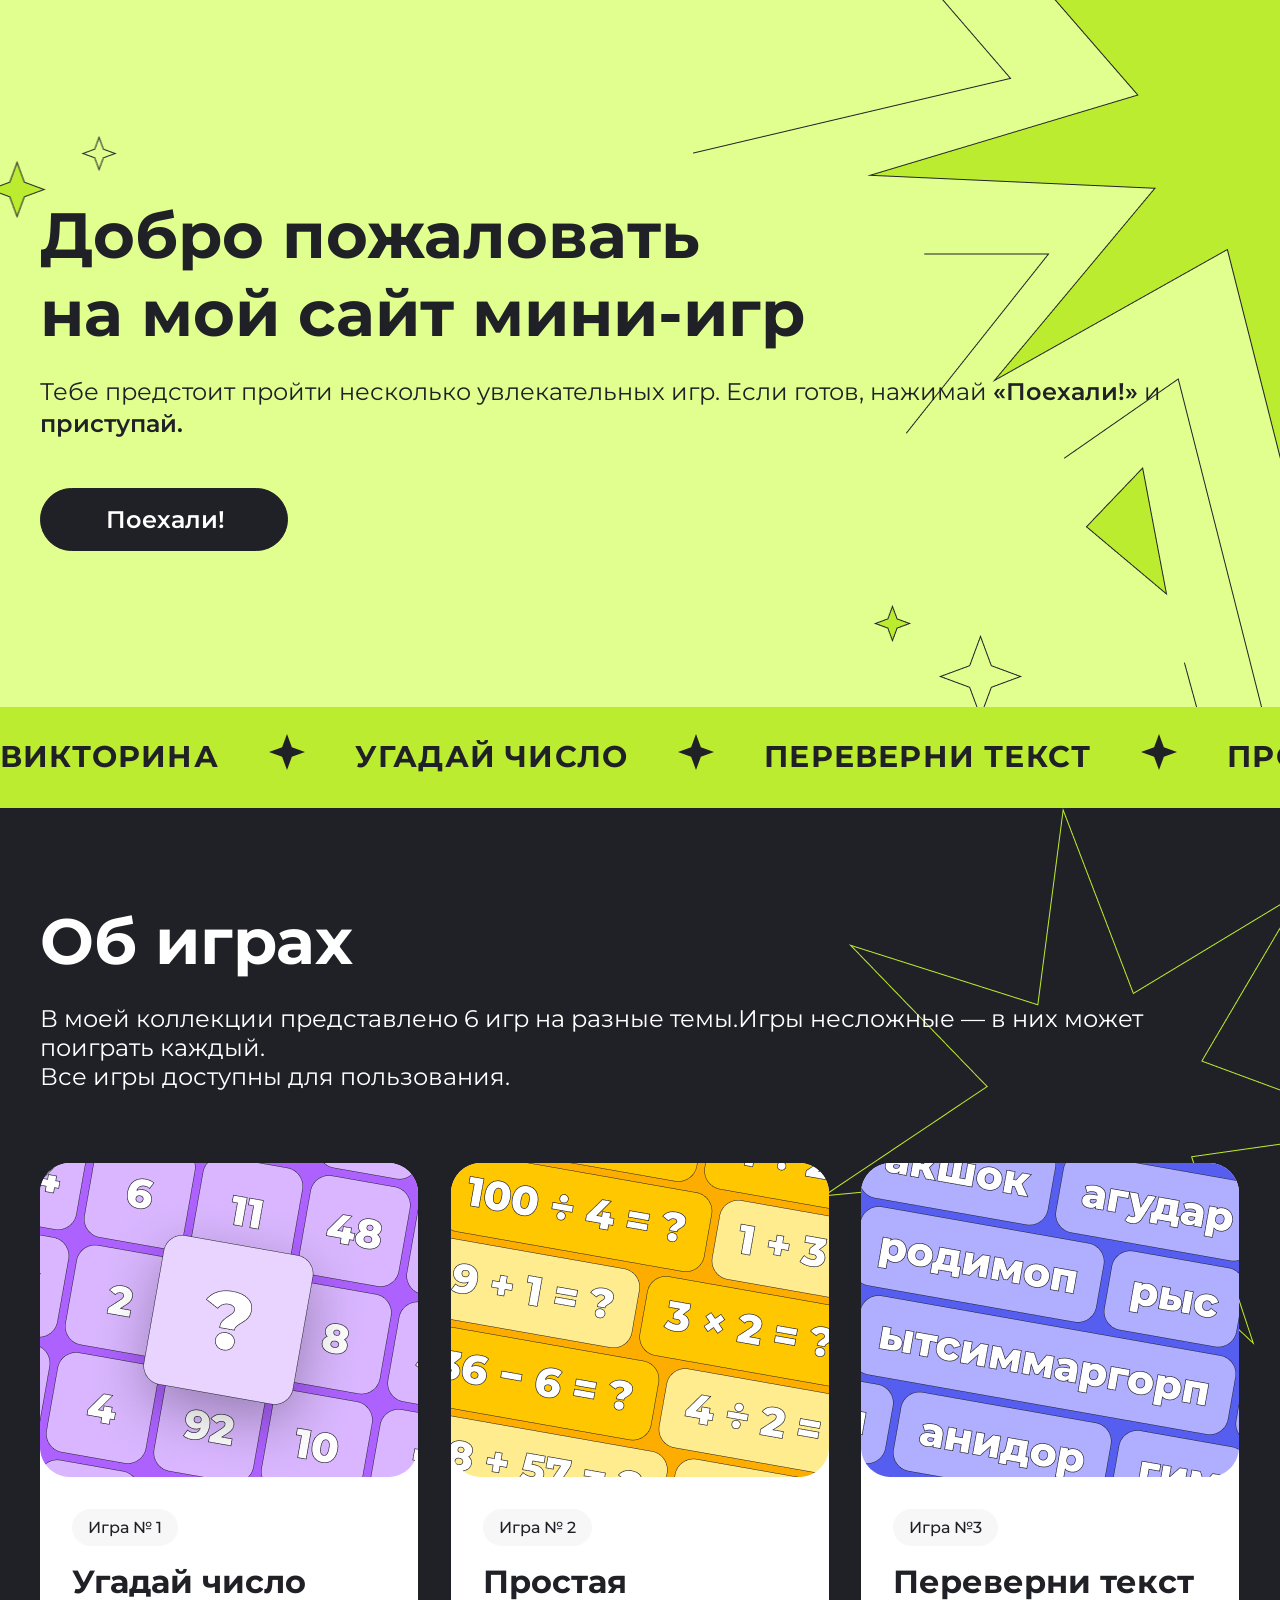
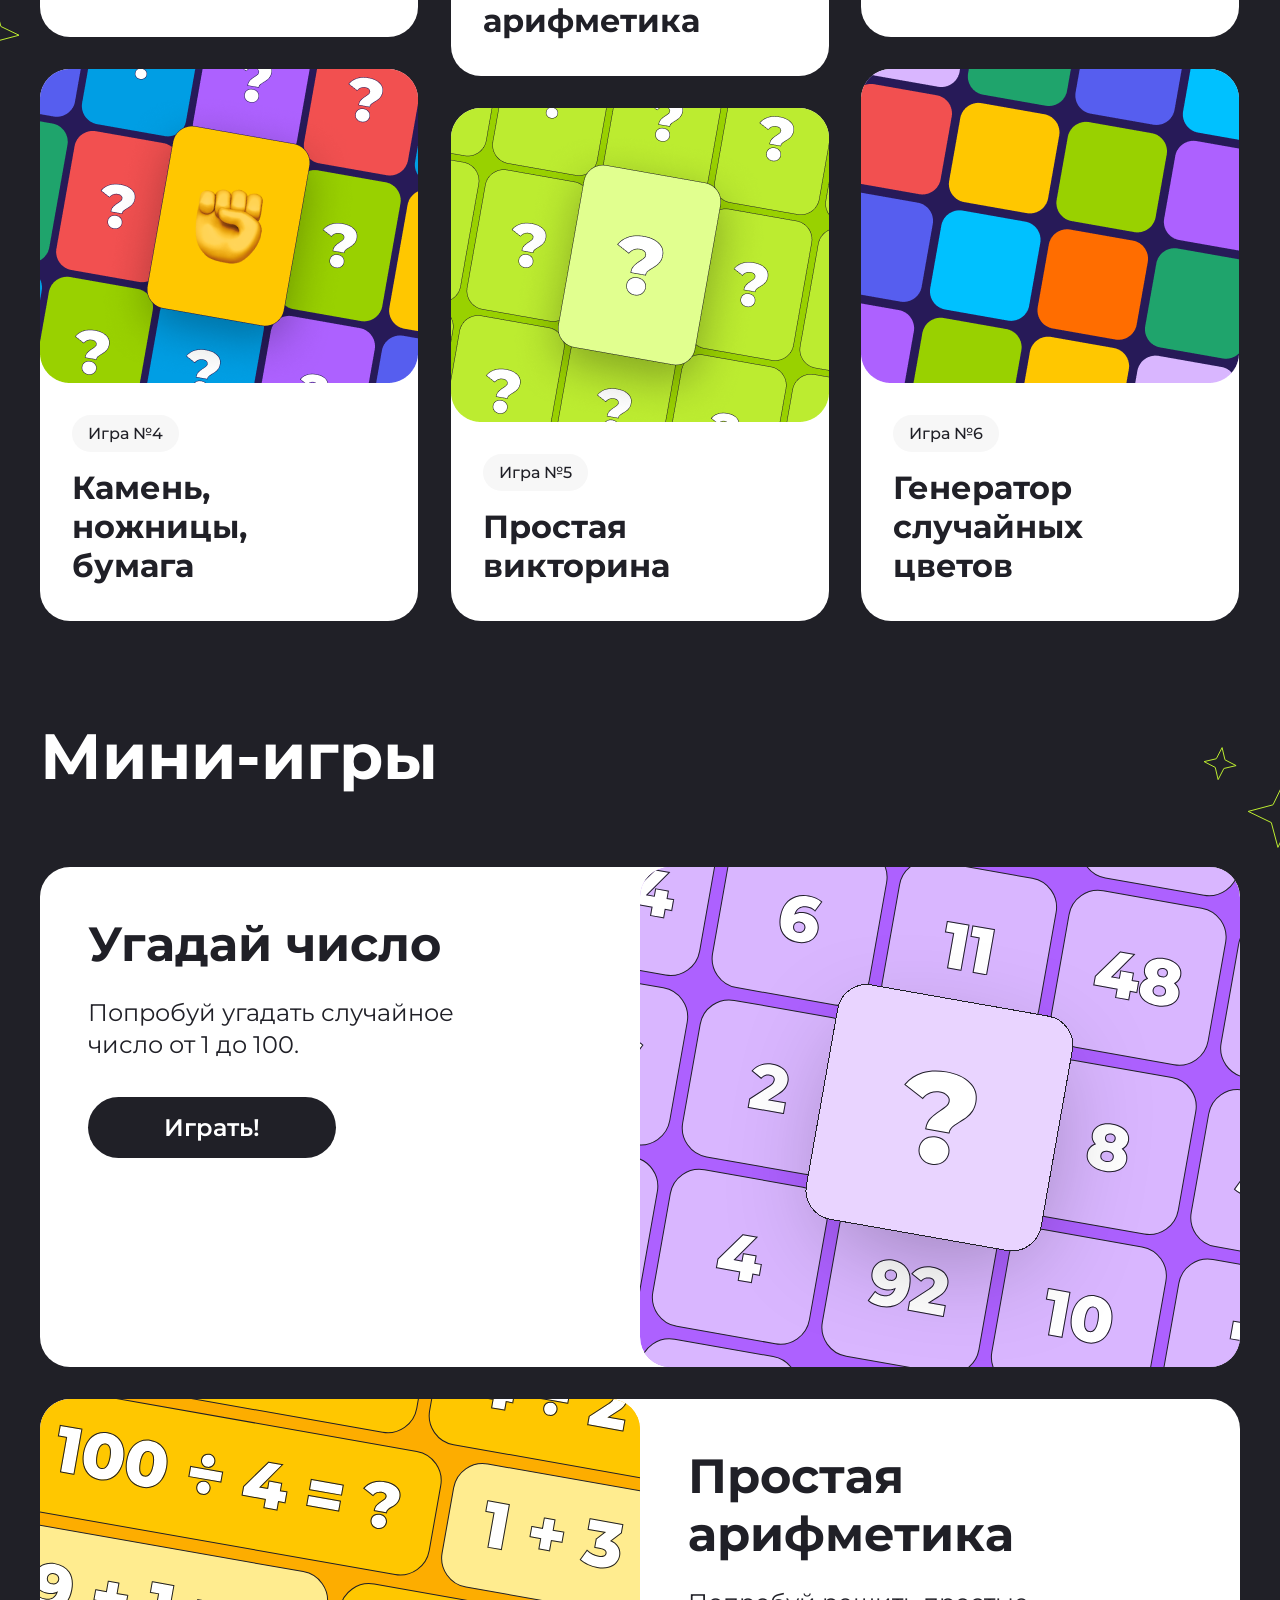
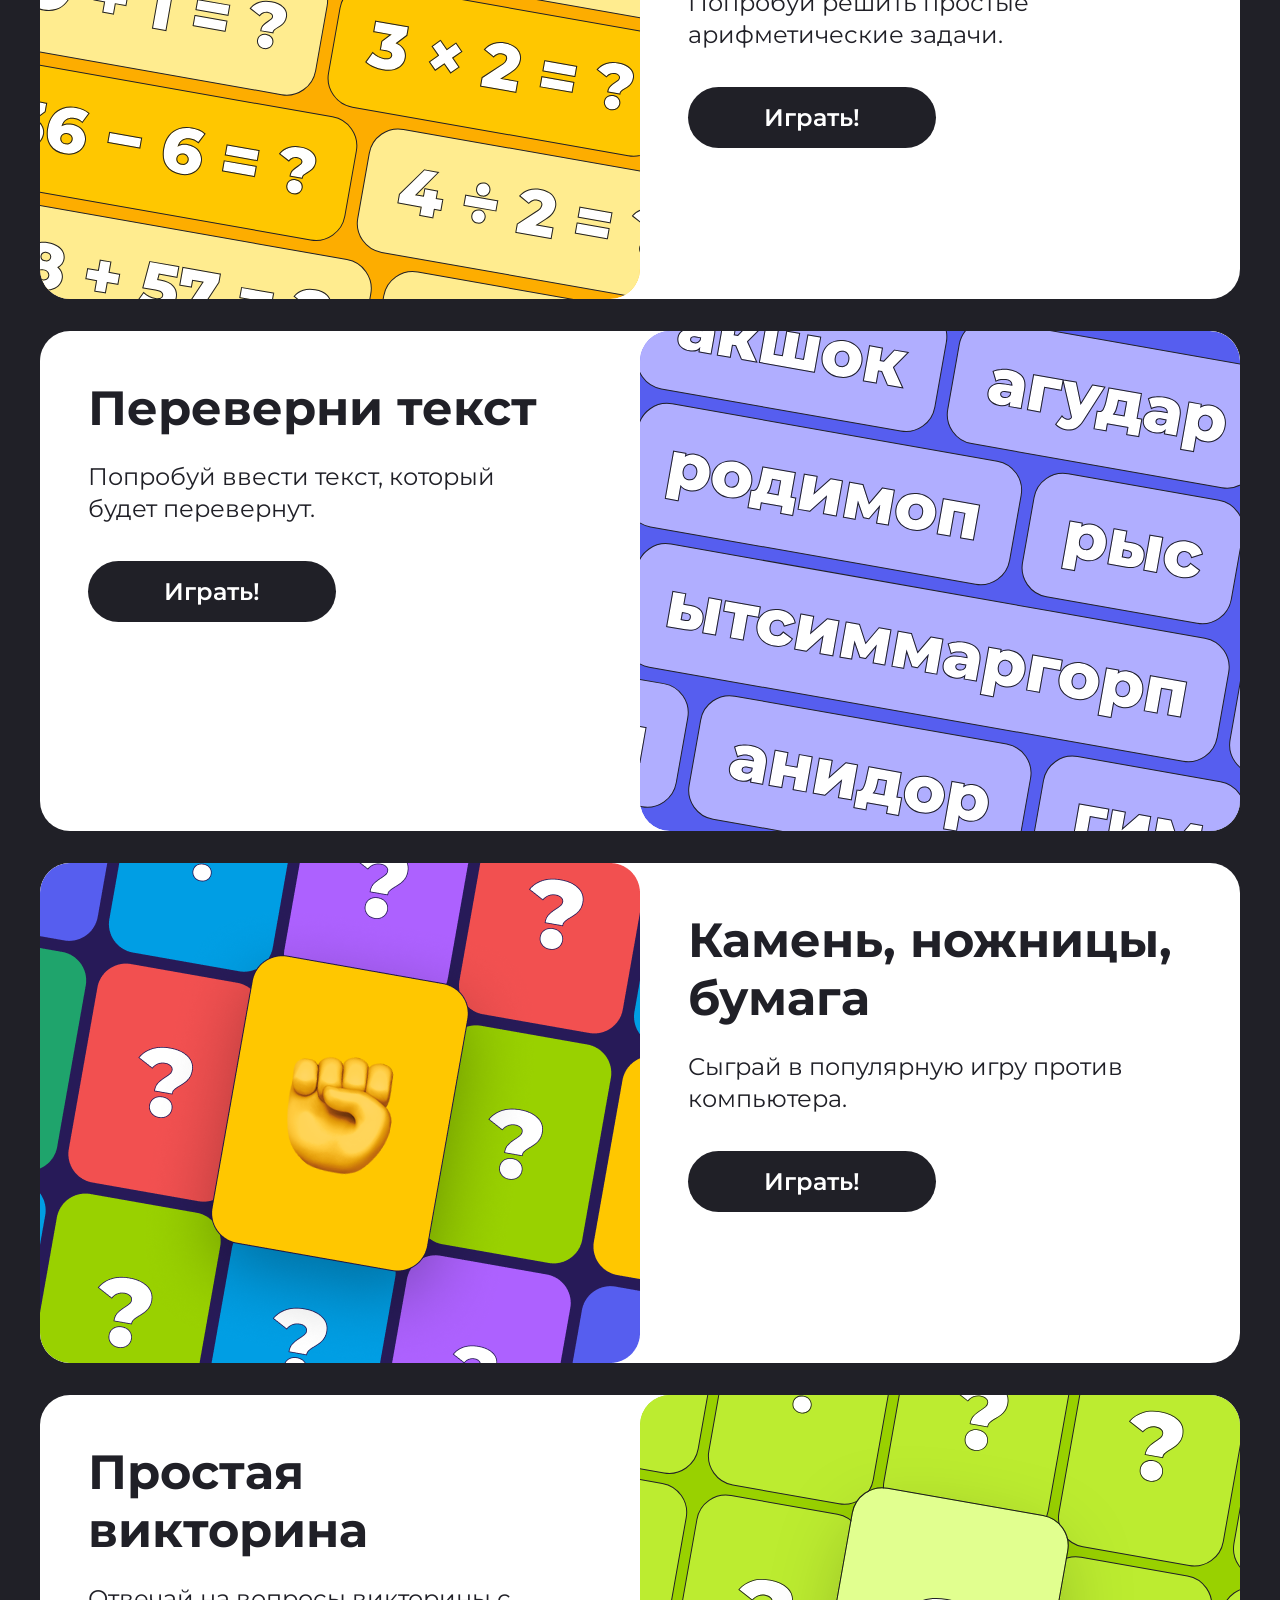
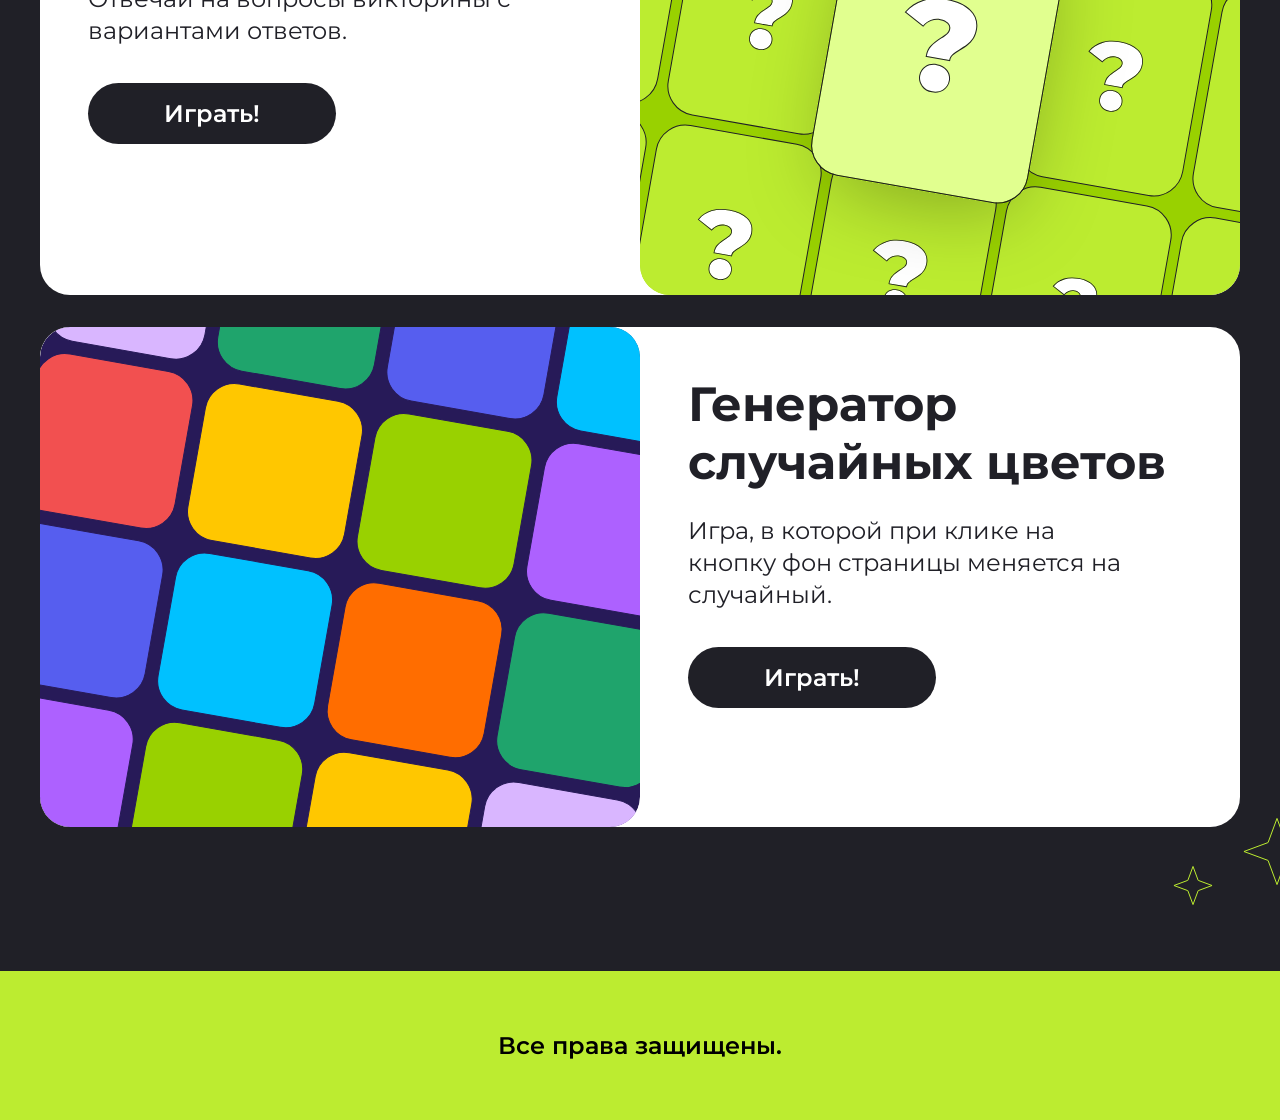
<file: index.html>
<!DOCTYPE html>
<html lang="ru">

<head>
    <meta charset="UTF-8">
    <meta name="viewport" content="width=device-width, initial-scale=1.0">
    <link rel="preconnect" href="https://fonts.googleapis.com">
    <link rel="preconnect" href="https://fonts.gstatic.com" crossorigin>
    <link href="https://fonts.googleapis.com/css2?family=Montserrat:ital,wght@0,100..900;1,100..900&display=swap"
        rel="stylesheet">
    <link rel="stylesheet" href="./style.css">
    <title>Document</title>
</head>

<body>
    <section class="page-repo">
        <header class="header container">
            <div class="header__content">
                <h1 class="header__heading">Добро пожаловать<br>на мой сайт мини-игр</h1>
                <p class="header__text">Тебе предстоит пройти несколько увлекательных игр. Если готов, нажимай
                    <span class="header__text-bold">«Поехали!»</span> и <span
                        class="header__text-bold">приступай.</span>
                </p>
            </div>
            <a href="#about" class="header__btn">Поехали!</a>
        </header>
        <div class="ticker">
            <ul class="ticker__list">
                <li class="ticker__item">Викторина</li>
                <li class="ticker__item">
                    <svg xmlns="http://www.w3.org/2000/svg" width="36" height="36" viewBox="0 0 36 36" fill="none">
                        <path
                            d="M18 0L22.8616 13.1384L36 18L22.8616 22.8616L18 36L13.1384 22.8616L0 18L13.1384 13.1384L18 0Z"
                            fill="#202027" />
                    </svg>
                </li>
                <li class="ticker__item">угадай число</li>
                <li class="ticker__item"><svg xmlns="http://www.w3.org/2000/svg" width="36" height="36"
                        viewBox="0 0 36 36" fill="none">
                        <path
                            d="M18 0L22.8616 13.1384L36 18L22.8616 22.8616L18 36L13.1384 22.8616L0 18L13.1384 13.1384L18 0Z"
                            fill="#202027" />
                    </svg>
                </li>
                <li class="ticker__item">Переверни текст</li>
                <li class="ticker__item"><svg xmlns="http://www.w3.org/2000/svg" width="36" height="36"
                        viewBox="0 0 36 36" fill="none">
                        <path
                            d="M18 0L22.8616 13.1384L36 18L22.8616 22.8616L18 36L13.1384 22.8616L0 18L13.1384 13.1384L18 0Z"
                            fill="#202027" />
                    </svg>
                </li>
                <li class="ticker__item">Простая арифметика</li>
                <li class="ticker__item"><svg xmlns="http://www.w3.org/2000/svg" width="36" height="36"
                        viewBox="0 0 36 36" fill="none">
                        <path
                            d="M18 0L22.8616 13.1384L36 18L22.8616 22.8616L18 36L13.1384 22.8616L0 18L13.1384 13.1384L18 0Z"
                            fill="#202027" />
                    </svg>
                </li>
                <li class="ticker__item">Камень, ножницы, бумага</li>
                <li class="ticker__item"><svg xmlns="http://www.w3.org/2000/svg" width="36" height="36"
                        viewBox="0 0 36 36" fill="none">
                        <path
                            d="M18 0L22.8616 13.1384L36 18L22.8616 22.8616L18 36L13.1384 22.8616L0 18L13.1384 13.1384L18 0Z"
                            fill="#202027" />
                    </svg>
                </li>
                <li class="ticker__item">Генератор случайных цветов</li>
                <li class="ticker__item">
                    <svg xmlns="http://www.w3.org/2000/svg" width="36" height="36" viewBox="0 0 36 36" fill="none">
                        <path
                            d="M18 0L22.8616 13.1384L36 18L22.8616 22.8616L18 36L13.1384 22.8616L0 18L13.1384 13.1384L18 0Z"
                            fill="#202027" />
                    </svg>
                </li>
            </ul>
        </div>
    </section>

    <main class="main">
        <section class="about container" id="about">
            <h2 class="about__title title-section">Об играх</h2>
            <p class="about__text">В моей коллекции представлено 6 игр на разные темы.Игры несложные — в них может
                поиграть каждый. <br>Все игры доступны для пользования.</p>
            <div class="cards">
                <article class="card">
                    <a href="#numbers" class="card__link">
                        <img src="./img/guess-the-number.png" alt="guess-the-number" class="card__img">
                        <div class="card__content">
                            <p class="card__subtitle">Игра № 1</p>
                            <h3 class="card__title">Угадай число</h3>
                        </div>
                    </a>
                </article>
                <article class="card">
                    <a href="#rock-stone" class="card__link">
                        <img src="./img/rock-stone.png" alt="rock-stone" class="card__img">
                        <div class="card__content">
                            <p class="card__subtitle">Игра №4</p>
                            <h3 class="card__title">Камень, ножницы, <br>бумага</h3>
                        </div>
                    </a>
                </article>
                <article class="card">
                    <a href="#arithmetic" class="card__link">
                        <img src="./img/arithmetic.png" alt="arithmetic" class="card__img">
                        <div class="card__content">
                            <p class="card__subtitle">Игра № 2</p>
                            <h3 class="card__title">Простая арифметика</h3>
                        </div>
                    </a>
                </article>
                <article class="card">
                    <a href="#quiz" class="card__link">
                        <img src="./img/quiz.png" alt="quiz" class="card__img">
                        <div class="card__content">
                            <p class="card__subtitle">Игра №5</p>
                            <h3 class="card__title">Простая викторина</h3>
                        </div>
                    </a>
                </article>
                <article class="card">
                    <a href="#translate" class="card__link">
                        <img src="./img/translate.png" alt="translate" class="card__img">
                        <div class="card__content">
                            <p class="card__subtitle">Игра №3</p>
                            <h3 class="card__title">Переверни текст</h3>
                        </div>
                    </a>
                </article>
                <article class="card">
                    <a href="#random" class="card__link">
                        <img src="./img/random-color.png" alt="random-color" class="card__img">
                        <div class="card__content">
                            <p class="card__subtitle">Игра №6</p>
                            <h3 class="card__title">Генератор случайных цветов</h3>
                        </div>
                    </a>
                </article>
            </div>
        </section>
        <section class="games container">
            <h2 class="games__title title-section">Мини-игры</h2>
            <div class="cards-vertical">
                <article class="card-vertical" id="numbers">
                    <div class="card-vertical__content">
                        <h3 class="card-vertical__title">Угадай число</h3>
                        <p class="card-vertical__subtitle">Попробуй угадать случайное число от 1 до 100.</p>
                        <a href="#" class="card-vertical__btn" onclick="quessNumber()">Играть!</a>
                    </div>
                    <img src="./img/numbers-vert.svg" alt="numbers" class="card-vertical__img">
                </article>
                <article class="card-vertical card-vertical_img-right" id="arithmetic">
                    <div class="card-vertical__content">
                        <h3 class="card-vertical__title">Простая арифметика</h3>
                        <p class="card-vertical__subtitle">Попробуй решить простые арифметические задачи.</p>
                        <a href="#" class="card-vertical__btn" onclick="arithmetic()">Играть!</a>
                    </div>
                    <img src="./img/arithmetic-vert.svg" alt="arithmetic" class="card-vertical__img">
                </article>
                <article class="card-vertical" id="translate">
                    <div class="card-vertical__content">
                        <h3 class="card-vertical__title">Переверни текст</h3>
                        <p class="card-vertical__subtitle">Попробуй ввести текст, который будет перевернут.</p>
                        <a href="#" class="card-vertical__btn" onclick="turnTheTextOver()">Играть!</a>
                    </div>
                    <img src="./img/translate-vert.svg" alt="translate" class="card-vertical__img">
                </article>
                <article class="card-vertical card-vertical_img-right" id="rock-stone">
                    <div class="card-vertical__content">
                        <h3 class="card-vertical__title">Камень, ножницы, бумага</h3>
                        <p class="card-vertical__subtitle">Сыграй в популярную игру против компьютера.</p>
                        <a href="#" class="card-vertical__btn" onclick="playRockPaperScissors()">Играть!</a>
                    </div>
                    <img src="./img/rock-stone-vert.png" alt="rock-stone" class="card-vertical__img">
                </article>
                <article class="card-vertical" id="quiz">
                    <div class="card-vertical__content">
                        <h3 class="card-vertical__title">Простая викторина</h3>
                        <p class="card-vertical__subtitle">Отвечай на вопросы викторины с вариантами ответов.</p>
                        <a href="#" class="card-vertical__btn" onclick="answerTheQuizQuestions()">Играть!</a>
                    </div>
                    <img src="./img/quiz-vert.svg" alt="quiz" class="card-vertical__img">
                </article>
                <article class="card-vertical card-vertical_img-right" id="random">
                    <div class="card-vertical__content">
                        <h3 class="card-vertical__title">Генератор случайных цветов</h3>
                        <p class="card-vertical__subtitle">Игра, в которой при клике на кнопку фон страницы меняется на
                            случайный.</p>
                        <a href="#" class="card-vertical__btn btn-random">Играть!</a>
                    </div>
                    <img src="./img/random-vert.svg" alt="random" class="card-vertical__img">
                </article>
            </div>
        </section>
    </main>

    <footer class="footer">
        <p class="footer__text">Все права защищены.</p>
    </footer>

    <script src="hw2.js"></script>
    <script src="hw3.js"></script>
    <script src="hw4.js"></script>
    <script src="hw5.js"></script>
    <script src="hw6.js"></script>
    <script src="hw7.js"></script>
    <script src="hw8.js"></script>
    <script src="coursework.js"></script>

</body>

</html>
</file>
<file: style.css>
* {
  margin: 0;
  padding: 0;
  -webkit-box-sizing: border-box;
          box-sizing: border-box;
}

html {
  scroll-behavior: smooth;
}

body {
  font-family: "Montserrat", Arial, Helvetica, serif;
}

.container {
  padding-left: calc(50% - 600px);
  padding-right: calc(50% - 600px);
}

.page-repo {
  background-color: #E1FF8F;
  background-image: url("./img/big-star.png"), url("./img/group-stars.png");
  background-repeat: no-repeat;
  background-position: top right, top 60% left calc(50% - 135px);
  background-size: auto;
}

.header {
  padding-top: 196px;
  padding-bottom: 156px;
}
.header__heading {
  font-size: 64px;
  font-style: normal;
  font-weight: 700;
  line-height: normal;
  color: #202027;
  margin-bottom: 24px;
}
.header__text {
  color: #202027;
  font-size: 24px;
  font-style: normal;
  font-weight: 400;
  line-height: 32px;
  margin-bottom: 48px;
}
.header__text-bold {
  font-weight: 600;
}
.header__btn {
  background-color: #202027;
  text-decoration: none;
  color: #FFF;
  text-align: center;
  font-size: 24px;
  font-style: normal;
  font-weight: 600;
  padding: 16px 65px;
  border-radius: 60px;
  border: 1px solid #202027;
  display: block;
  max-width: 248px;
}

.ticker {
  background: #BCEC30;
  overflow: hidden;
}
.ticker__list {
  list-style-type: none;
  display: -webkit-box;
  display: -ms-flexbox;
  display: flex;
  gap: 50px;
  -webkit-box-align: center;
      -ms-flex-align: center;
          align-items: center;
  width: -webkit-max-content;
  width: -moz-max-content;
  width: max-content;
  padding-top: 27px;
  padding-bottom: 30px;
}
.ticker__item {
  color: #202027;
  font-size: 30px;
  font-style: normal;
  font-weight: 700;
  letter-spacing: 1.2px;
  text-transform: uppercase;
}

.main {
  background-color: #202027;
  background-image: url("./img/big-star1.png"), url("./img/main-stars.svg");
  background-repeat: no-repeat;
  background-position: top right, top 92% left calc(50% - 6px);
  background-size: auto;
  padding-bottom: 144px;
}

.title-section {
  font-size: 64px;
  font-style: normal;
  font-weight: 700;
  line-height: normal;
  color: #fff;
}

.about__title {
  padding-top: 94px;
  padding-bottom: 24px;
}
.about__text {
  font-size: 24px;
  font-style: normal;
  font-weight: 400;
  color: #fff;
  padding-bottom: 72px;
}

.cards {
  display: -webkit-box;
  display: -ms-flexbox;
  display: flex;
  -webkit-box-orient: vertical;
  -webkit-box-direction: normal;
      -ms-flex-direction: column;
          flex-direction: column;
  -ms-flex-wrap: wrap;
      flex-wrap: wrap;
  max-height: 1063px;
  gap: 32px;
}

.card {
  max-width: 378px;
  -webkit-transition: -webkit-transform 0.3s ease;
  transition: -webkit-transform 0.3s ease;
  transition: transform 0.3s ease;
  transition: transform 0.3s ease, -webkit-transform 0.3s ease;
}
.card:hover {
  -webkit-transform: scale(1.05);
          transform: scale(1.05);
}
.card__link {
  text-decoration: none;
  background-color: #fff;
  display: -webkit-box;
  display: -ms-flexbox;
  display: flex;
  -webkit-box-orient: vertical;
  -webkit-box-direction: normal;
      -ms-flex-direction: column;
          flex-direction: column;
  border-radius: 30px;
  -webkit-box-pack: center;
      -ms-flex-pack: center;
          justify-content: center;
}
.card__content {
  margin: 32px 32px 36px;
}
.card__subtitle {
  font-size: 16px;
  font-style: normal;
  font-weight: 500;
  color: #202027;
  padding: 9px 16px;
  background-color: #F7F7F7;
  border-radius: 52.582px;
  display: inline-block;
  margin-bottom: 16px;
}
.card__title {
  font-size: 32px;
  font-style: normal;
  font-weight: 700;
  line-height: normal;
  color: #202027;
}

.games__title {
  padding-top: 96px;
  padding-bottom: 72px;
}

.cards-vertical {
  display: -webkit-box;
  display: -ms-flexbox;
  display: flex;
  -webkit-box-orient: vertical;
  -webkit-box-direction: normal;
      -ms-flex-direction: column;
          flex-direction: column;
  gap: 32px;
  color: #202027;
}

.card-vertical {
  display: -webkit-box;
  display: -ms-flexbox;
  display: flex;
  width: 100%;
  background-color: #fff;
  -webkit-box-pack: justify;
      -ms-flex-pack: justify;
          justify-content: space-between;
  border-radius: 30px;
  overflow: hidden;
}
.card-vertical__content {
  padding: 48px;
}
.card-vertical__title {
  font-size: 48px;
  font-style: normal;
  font-weight: 700;
  line-height: normal;
  padding-bottom: 24px;
}
.card-vertical__subtitle {
  font-size: 24px;
  font-style: normal;
  font-weight: 400;
  line-height: 32px;
  padding-bottom: 36px;
  max-width: 438px;
}
.card-vertical__btn {
  display: inline-block;
  color: #FFF;
  text-align: center;
  font-size: 24px;
  font-style: normal;
  font-weight: 600;
  padding: 16px 76px;
  border-radius: 60px;
  background: #202027;
  text-decoration: none;
}
.card-vertical__btn:hover {
  background-color: #fff;
  color: #202027;
  border: 1px solid #000;
}
.card-vertical_img-right {
  -webkit-box-orient: horizontal;
  -webkit-box-direction: reverse;
      -ms-flex-direction: row-reverse;
          flex-direction: row-reverse;
}

.footer {
  background-color: #BCEC30;
  padding-top: 60px;
  padding-bottom: 60px;
  text-align: center;
}
.footer__text {
  font-size: 24px;
  font-style: normal;
  font-weight: 600;
  line-height: normal;
  color: #000;
}

@media (min-width: 836px) and (max-width: 1199px) {
  .container {
    padding-left: 24px;
    padding-right: 24px;
  }
  .cards {
    max-height: 1603px;
    -webkit-box-align: center;
        -ms-flex-align: center;
            align-items: center;
  }
}
@media (max-width: 835px) {
  .page-repo {
    background-image: url("./img/big-star-mob.svg"), url("./img/star-mob-up.svg"), url("./img/star-mob-down.svg");
    background-repeat: no-repeat;
    background-position: top right, top 64px left 10%, bottom 79px right 10%;
  }
  .container {
    padding-left: 16px;
    padding-right: 16px;
  }
  .header {
    padding-top: 147px;
    padding-bottom: 147px;
    text-align: center;
  }
  .header__heading {
    font-size: 40px;
  }
  .header__text {
    font-size: 16px;
    margin-bottom: 36px;
    line-height: normal;
  }
  .header__btn {
    font-size: 16px;
    padding: 16px 104px;
    max-width: 285px;
    margin: auto;
  }
  .ticker__list {
    padding: 16px 0;
  }
  .ticker__item {
    font-size: 16px;
  }
  .ticker__item svg {
    width: 19px;
    height: 19px;
  }
  .main {
    background-image: none;
    padding-bottom: 10px;
  }
  .about {
    display: none;
  }
  .games__title {
    padding-top: 48px;
    padding-bottom: 48px;
  }
  .cards-vertical {
    gap: 24px;
  }
  .card-vertical {
    -webkit-box-orient: vertical;
    -webkit-box-direction: normal;
        -ms-flex-direction: column;
            flex-direction: column;
  }
  .card-vertical__content {
    -webkit-box-ordinal-group: 2;
        -ms-flex-order: 1;
            order: 1;
    padding: 30px 30px 32px;
  }
  .card-vertical__title {
    font-size: 32px;
    padding-bottom: 16px;
  }
  .card-vertical__subtitle {
    font-size: 16px;
    line-height: normal;
    padding-bottom: 32px;
    max-width: 270px;
  }
  .card-vertical__btn {
    display: block;
    font-size: 16px;
  }
  .title-section {
    font-size: 40px;
  }
  .footer__text {
    font-size: 16px;
  }
}/*# sourceMappingURL=style.css.map */
</file>
